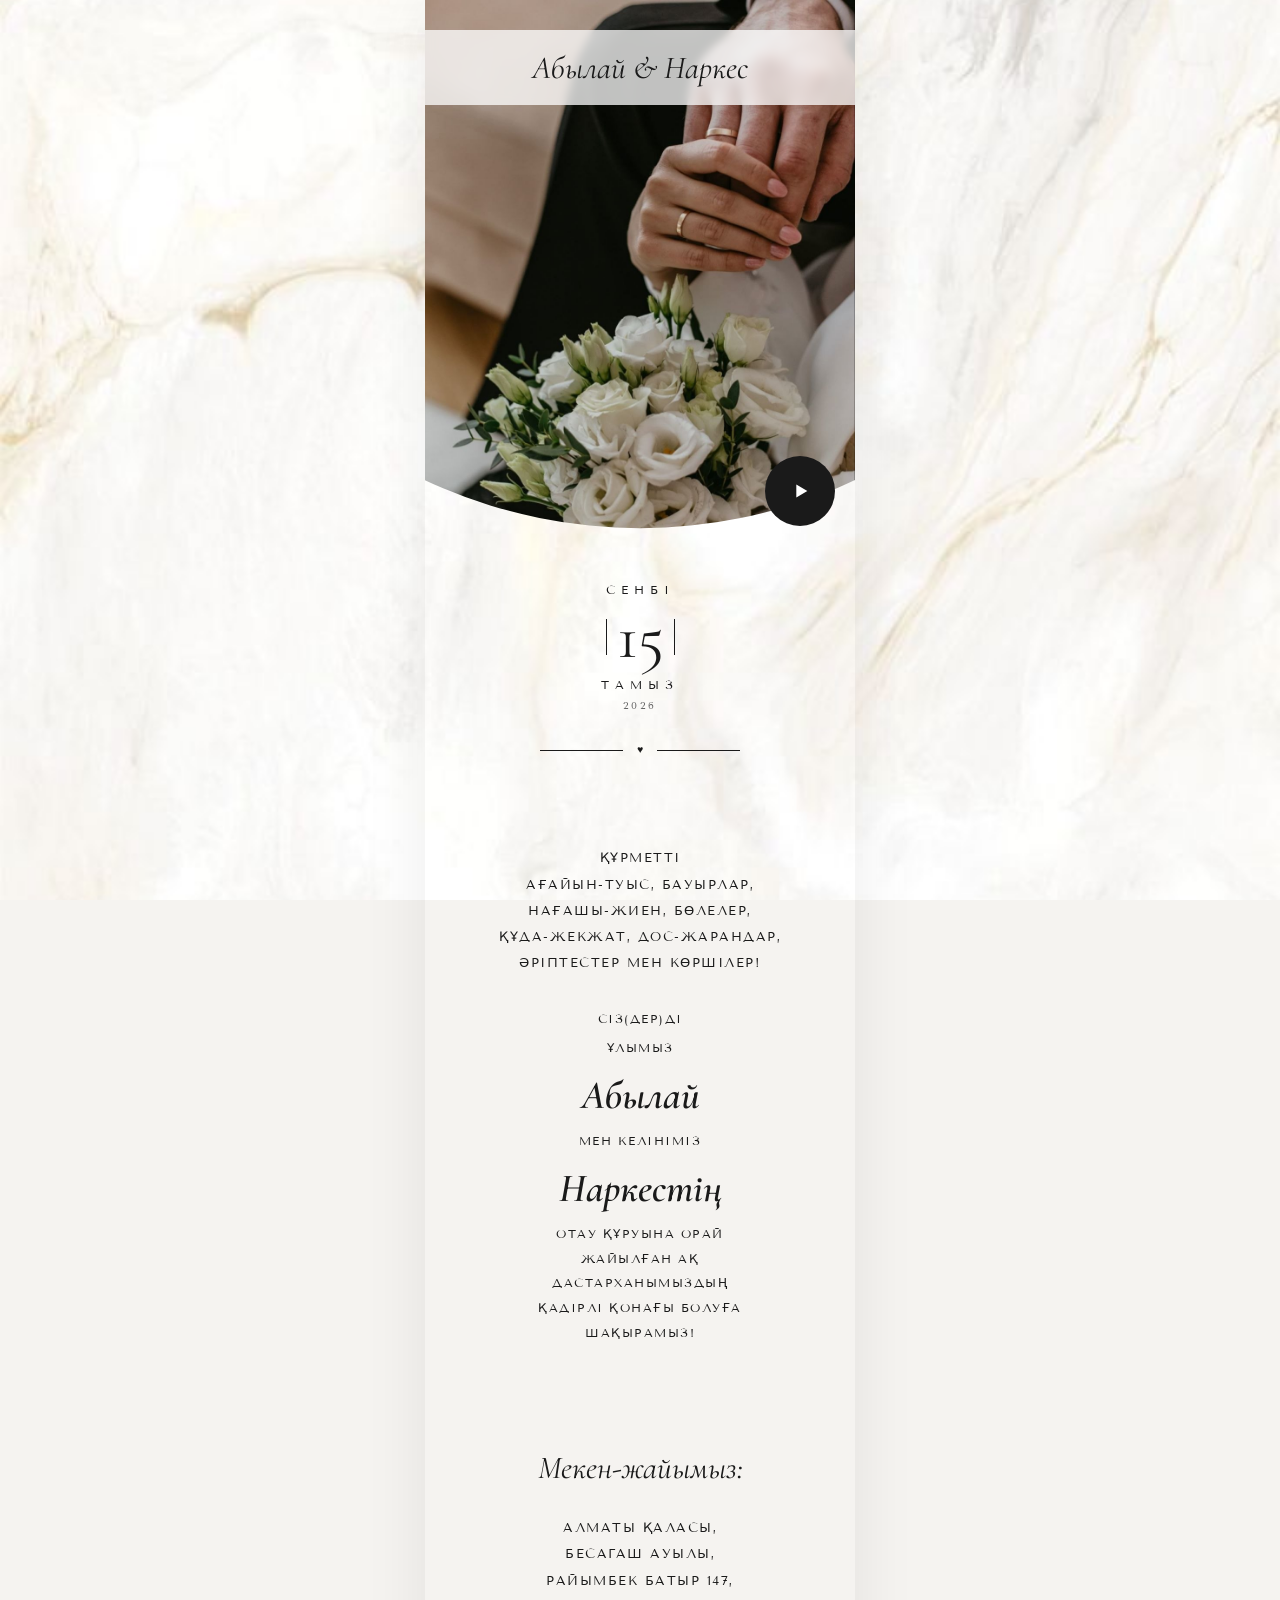
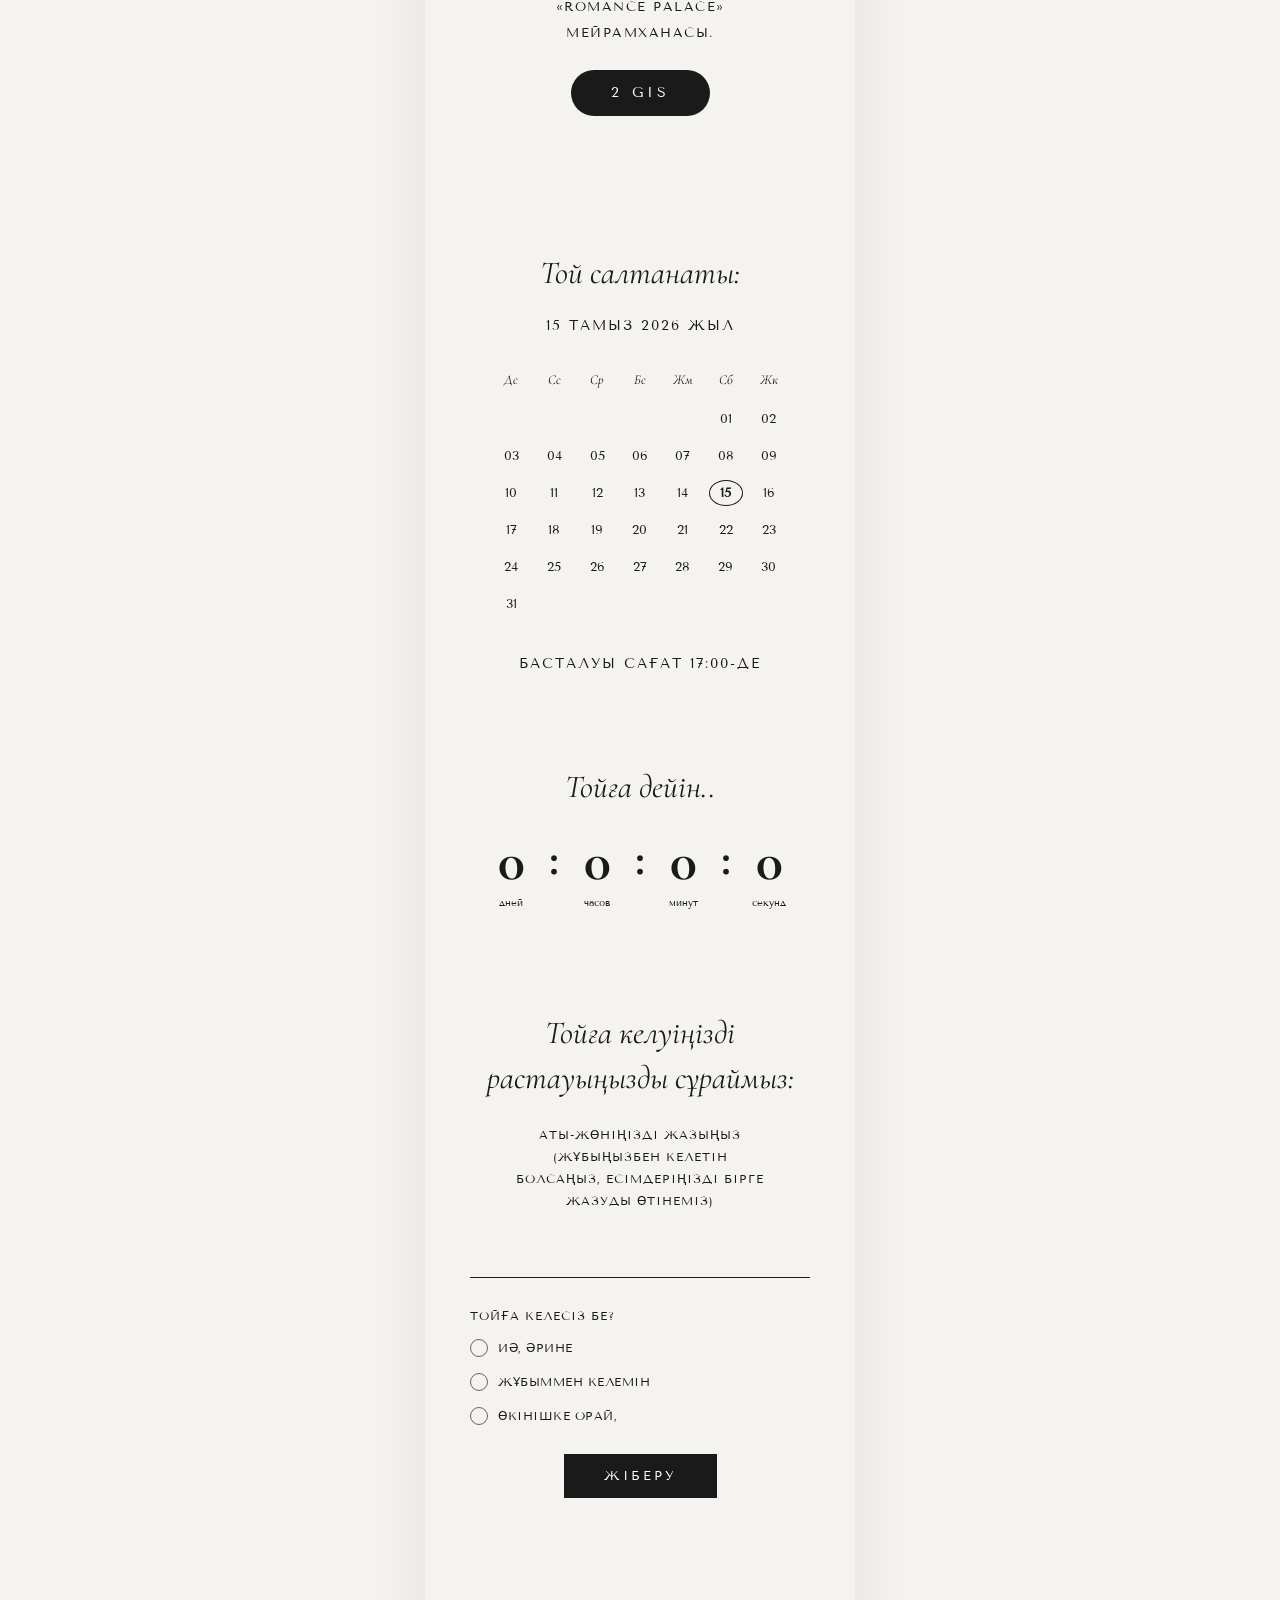
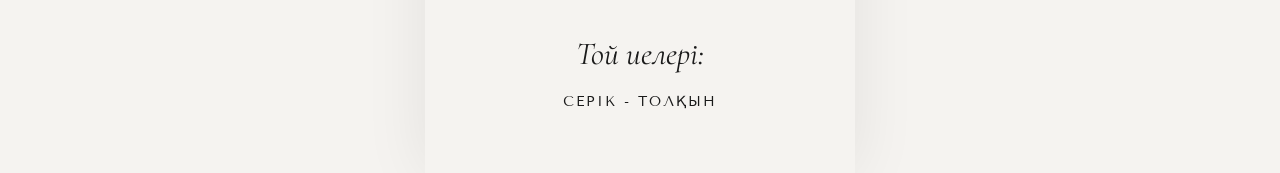
<file: index.html>
<!DOCTYPE html>
<html lang="kk">

<head>
    <meta charset="UTF-8">
    <meta name="viewport" content="width=device-width, initial-scale=1.0, maximum-scale=1.0, user-scalable=no">
    <link rel="icon" href="photo.jpeg" type="image/jpeg">
    <title>Абылай & Наркес</title>
    <meta name="description" content="Абылай мен Наркестің ақ тойына шақыру. 15 тамыз 2026 жыл, Romance Palace, Алматы">

    <!-- Open Graph -->
    <meta property="og:title" content="Абылай & Наркес | Үйлену тойына шақыру" />
    <meta property="og:description"
        content="Сіздерді ақ дастархан жайылған ақ тойымызға құрметпен шақырамыз! 15.08.2026" />
    <meta property="og:image" content="https://kenzhe14.github.io/abylai-narkes/photo.jpeg" />
    <meta property="og:url" content="https://kenzhe14.github.io/abylai-narkes/" />
    <meta property="og:type" content="website" />
    <link rel="preconnect" href="https://fonts.googleapis.com">
    <link rel="preconnect" href="https://fonts.gstatic.com" crossorigin>
    <link
        href="https://fonts.googleapis.com/css2?family=Cormorant+Garamond:ital,wght@0,300;0,400;0,500;0,600;0,700;1,300;1,400;1,500;1,600;1,700&family=Tenor+Sans&display=swap"
        rel="stylesheet">
    <link rel="stylesheet" href="style.css">
</head>

<body>

    <!-- Background Music -->
    <audio id="bg-music" loop preload="auto">
        <source
            src="https://dl.dropbox.com/scl/fi/g6l5i8yd8bvcnv4vz8968/Dombyra_-_Saulem_-_saulem._-SkySound.cc.mp3?rlkey=c0wf5fy1hgqgr8r1h8n79zhtw&st=17bjdcvp&dl=0"
            type="audio/mpeg" />
    </audio>

    <!-- ============ HERO SECTION ============ -->
    <section id="hero" class="hero-section">
        <!-- Full-width photo -->
        <div class="hero-photo-container">
            <img src="hero_photo.jpg" alt="Абылай & Наркес" class="hero-photo">
            <!-- Names banner overlay on photo -->
            <div class="names-banner">
                <span class="names-script">Абылай & Наркес</span>
            </div>
            <!-- Circular music play button -->
            <button id="music-toggle" class="music-play-btn" aria-label="Музыканы қосу">
                <svg class="play-icon" id="music-icon-play" viewBox="0 0 24 24" fill="currentColor" width="24"
                    height="24">
                    <polygon points="8,5 20,12 8,19" />
                </svg>
                <svg class="play-icon hidden" id="music-icon-pause" viewBox="0 0 24 24" fill="currentColor" width="24"
                    height="24">
                    <rect x="6" y="4" width="4" height="16" />
                    <rect x="14" y="4" width="4" height="16" />
                </svg>
                <span class="circular-text">ӘУЕНІН ҚОСУ ҮШІН ҮСТІНЕН БАСЫҢЫЗ ·</span>
            </button>
        </div>

        <!-- Date section -->
        <div class="date-section">
            <span class="date-dayname">СЕНБІ</span>
            <div class="date-main">
                <span class="date-divider-v"></span>
                <span class="date-big-number">15</span>
                <span class="date-divider-v"></span>
            </div>
            <span class="date-monthname">ТАМЫЗ</span>
            <span class="date-year">2026</span>
        </div>

        <!-- Heart divider -->
        <div class="heart-divider">
            <span class="h-line"></span>
            <span class="h-heart">♥</span>
            <span class="h-line"></span>
        </div>
    </section>

    <!-- ============ GREETING / INVITE SECTION ============ -->
    <section id="greeting" class="section greeting-section">
        <p class="greeting-address animate-on-scroll">
            ҚҰРМЕТТІ<br>
            АҒАЙЫН-ТУЫС, БАУЫРЛАР,<br>
            НАҒАШЫ-ЖИЕН, БӨЛЕЛЕР,<br>
            ҚҰДА-ЖЕКЖАТ, ДОС-ЖАРАНДАР,<br>
            ӘРІПТЕСТЕР МЕН КӨРШІЛЕР!
        </p>

        <div class="greeting-invite animate-on-scroll">
            <p class="invite-line-upper">СІЗ(ДЕР)ДІ</p>
            <p class="invite-line-upper">ҰЛЫМЫЗ</p>
            <p class="invite-name-script">Абылай</p>
            <p class="invite-line-upper">МЕН КЕЛІНІМІЗ</p>
            <p class="invite-name-script">Наркестің</p>
            <p class="invite-line-upper">
                ОТАУ ҚҰРУЫНА ОРАЙ<br>
                ЖАЙЫЛҒАН АҚ<br>
                ДАСТАРХАНЫМЫЗДЫҢ<br>
                ҚАДІРЛІ ҚОНАҒЫ БОЛУҒА<br>
                ШАҚЫРАМЫЗ!
            </p>
        </div>
    </section>

    <!-- ============ VENUE SECTION ============ -->
    <section id="venue" class="section venue-section">
        <h2 class="script-title animate-on-scroll">Мекен-жайымыз:</h2>
        <p class="venue-address animate-on-scroll">
            АЛМАТЫ ҚАЛАСЫ,<br>
            БЕСАГАШ АУЫЛЫ,<br>
            РАЙЫМБЕК БАТЫР 147,<br>
            «ROMANCE PALACE»<br>
            МЕЙРАМХАНАСЫ.
        </p>
        <a href="https://2gis.kz/almaty/search/Romance%20Palace/firm/9429940000839272/77.027645%2C43.294526?m=77.027645%2C43.294526%2F11.62"
            target="_blank" rel="noopener" class="gis-btn animate-on-scroll" id="map-link">
            2 GIS
        </a>

        <!-- Heart divider -->
        <div class="heart-divider animate-on-scroll">
            <span class="h-line"></span>
            <span class="h-heart">♥</span>
            <span class="h-line"></span>
        </div>
    </section>

    <!-- ============ CALENDAR SECTION ============ -->
    <section id="calendar" class="section calendar-section">
        <h2 class="script-title animate-on-scroll">Той салтанаты:</h2>
        <p class="calendar-date-text animate-on-scroll">15 ТАМЫЗ 2026 ЖЫЛ</p>
        <div class="calendar-grid animate-on-scroll">
            <div class="calendar-header">
                <span>Дс</span><span>Сс</span><span>Ср</span><span>Бс</span><span>Жм</span><span>Сб</span><span>Жк</span>
            </div>
            <div class="calendar-days">
                <span class="empty"></span><span class="empty"></span><span class="empty"></span><span
                    class="empty"></span><span class="empty"></span>
                <span>01</span><span>02</span>
                <span>03</span><span>04</span><span>05</span><span>06</span><span>07</span><span>08</span><span>09</span>
                <span>10</span><span>11</span><span>12</span><span>13</span><span>14</span><span
                    class="highlight">15</span><span>16</span>
                <span>17</span><span>18</span><span>19</span><span>20</span><span>21</span><span>22</span><span>23</span>
                <span>24</span><span>25</span><span>26</span><span>27</span><span>28</span><span>29</span><span>30</span>
                <span>31</span>
            </div>
        </div>
        <p class="start-time animate-on-scroll">БАСТАЛУЫ САҒАТ 17:00-ДЕ</p>
    </section>

    <!-- ============ COUNTDOWN SECTION ============ -->
    <section id="countdown" class="section countdown-section">
        <h2 class="script-title animate-on-scroll">Тойға дейін..</h2>
        <div class="countdown-timer animate-on-scroll" id="countdown-timer">
            <div class="countdown-item">
                <span class="countdown-number" id="days">0</span>
                <span class="countdown-label">дней</span>
            </div>
            <div class="countdown-sep">:</div>
            <div class="countdown-item">
                <span class="countdown-number" id="hours">0</span>
                <span class="countdown-label">часов</span>
            </div>
            <div class="countdown-sep">:</div>
            <div class="countdown-item">
                <span class="countdown-number" id="minutes">0</span>
                <span class="countdown-label">минут</span>
            </div>
            <div class="countdown-sep">:</div>
            <div class="countdown-item">
                <span class="countdown-number" id="seconds">0</span>
                <span class="countdown-label">секунд</span>
            </div>
        </div>
    </section>

    <!-- ============ RSVP SECTION ============ -->
    <section id="rsvp" class="section rsvp-section">
        <h2 class="script-title animate-on-scroll">Тойға келуіңізді<br>растауыңызды сұраймыз:</h2>
        <p class="rsvp-instruction animate-on-scroll">
            АТЫ-ЖӨНІҢІЗДІ ЖАЗЫҢЫЗ<br>
            (ЖҰБЫҢЫЗБЕН КЕЛЕТІН<br>
            БОЛСАҢЫЗ, ЕСІМДЕРІҢІЗДІ БІРГЕ<br>
            ЖАЗУДЫ ӨТІНЕМІЗ)
        </p>
        <form id="rsvp-form" class="rsvp-form animate-on-scroll">
            <div class="form-group">
                <input type="text" id="guest-name" name="name" required>
                <div class="input-line"></div>
            </div>
            <div class="form-group">
                <p class="form-question">ТОЙҒА КЕЛЕСІЗ БЕ?</p>
                <div class="radio-group">
                    <label class="radio-label">
                        <input type="radio" name="attendance" value="Иә, әрине" required>
                        <span class="radio-circle"></span>
                        <span class="radio-text">ИӘ, ӘРИНЕ</span>
                    </label>
                    <label class="radio-label">
                        <input type="radio" name="attendance" value="Жұбайыммен келемін">
                        <span class="radio-circle"></span>
                        <span class="radio-text">ЖҰБЫММЕН КЕЛЕМІН</span>
                    </label>
                    <label class="radio-label">
                        <input type="radio" name="attendance" value="Өкінішке орай">
                        <span class="radio-circle"></span>
                        <span class="radio-text">ӨКІНІШКЕ ОРАЙ,</span>
                    </label>
                </div>
            </div>
            <button type="submit" class="submit-btn" id="submit-btn">
                <span class="btn-text">ЖІБЕРУ</span>
                <span class="btn-loader hidden">
                    <svg viewBox="0 0 24 24" width="20" height="20">
                        <circle cx="12" cy="12" r="10" fill="none" stroke="currentColor" stroke-width="2"
                            stroke-dasharray="30 50" class="spinner" />
                    </svg>
                </span>
            </button>
        </form>
        <div id="rsvp-success" class="rsvp-success hidden">
            <div class="success-icon">✓</div>
            <p>Рахмет! Жауабыңыз қабылданды.</p>
        </div>

        <!-- Heart divider -->
        <div class="heart-divider animate-on-scroll">
            <span class="h-line"></span>
            <span class="h-heart">♥</span>
            <span class="h-line"></span>
        </div>
    </section>

    <!-- ============ HOSTS / FOOTER ============ -->
    <footer class="section footer-section">
        <h2 class="script-title animate-on-scroll">Той иелері:</h2>
        <p class="hosts-names animate-on-scroll">СЕРІК - ТОЛҚЫН</p>
    </footer>

    <script src="script.js"></script>
</body>

</html>
</file>
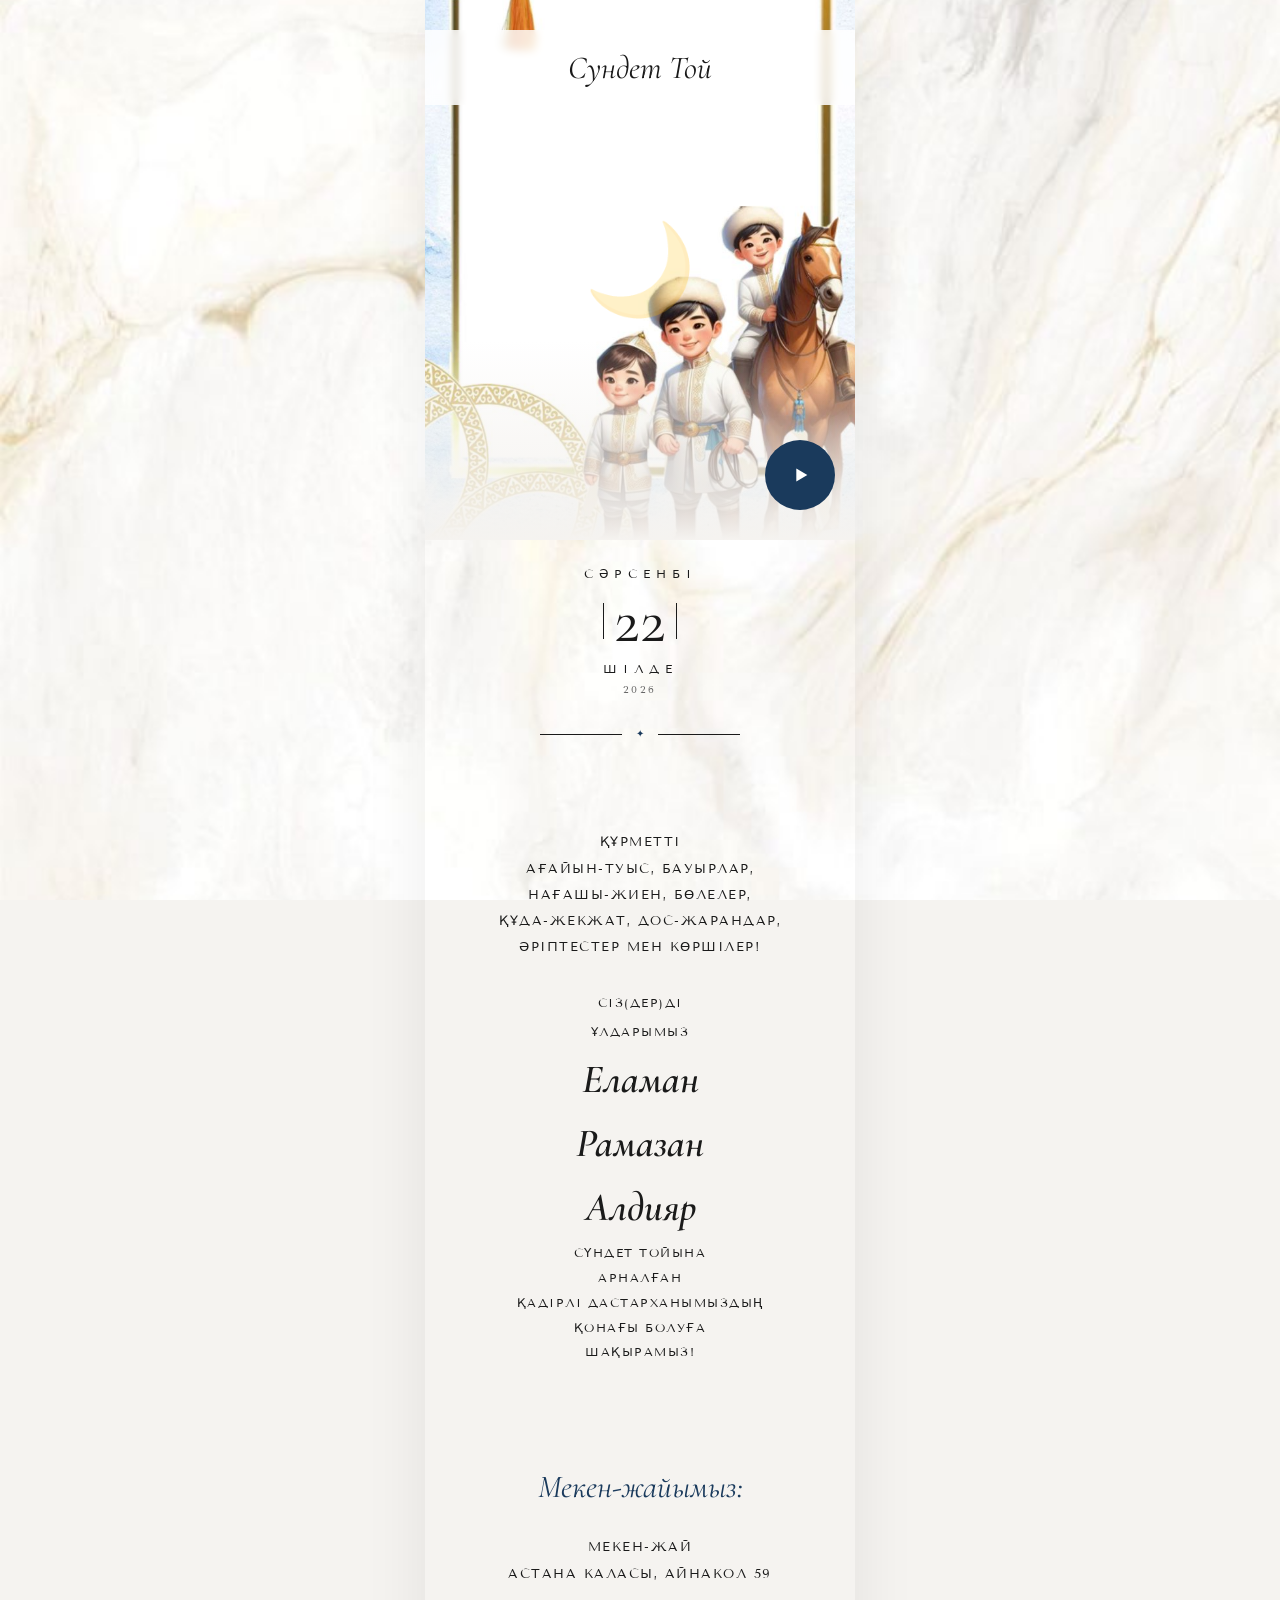
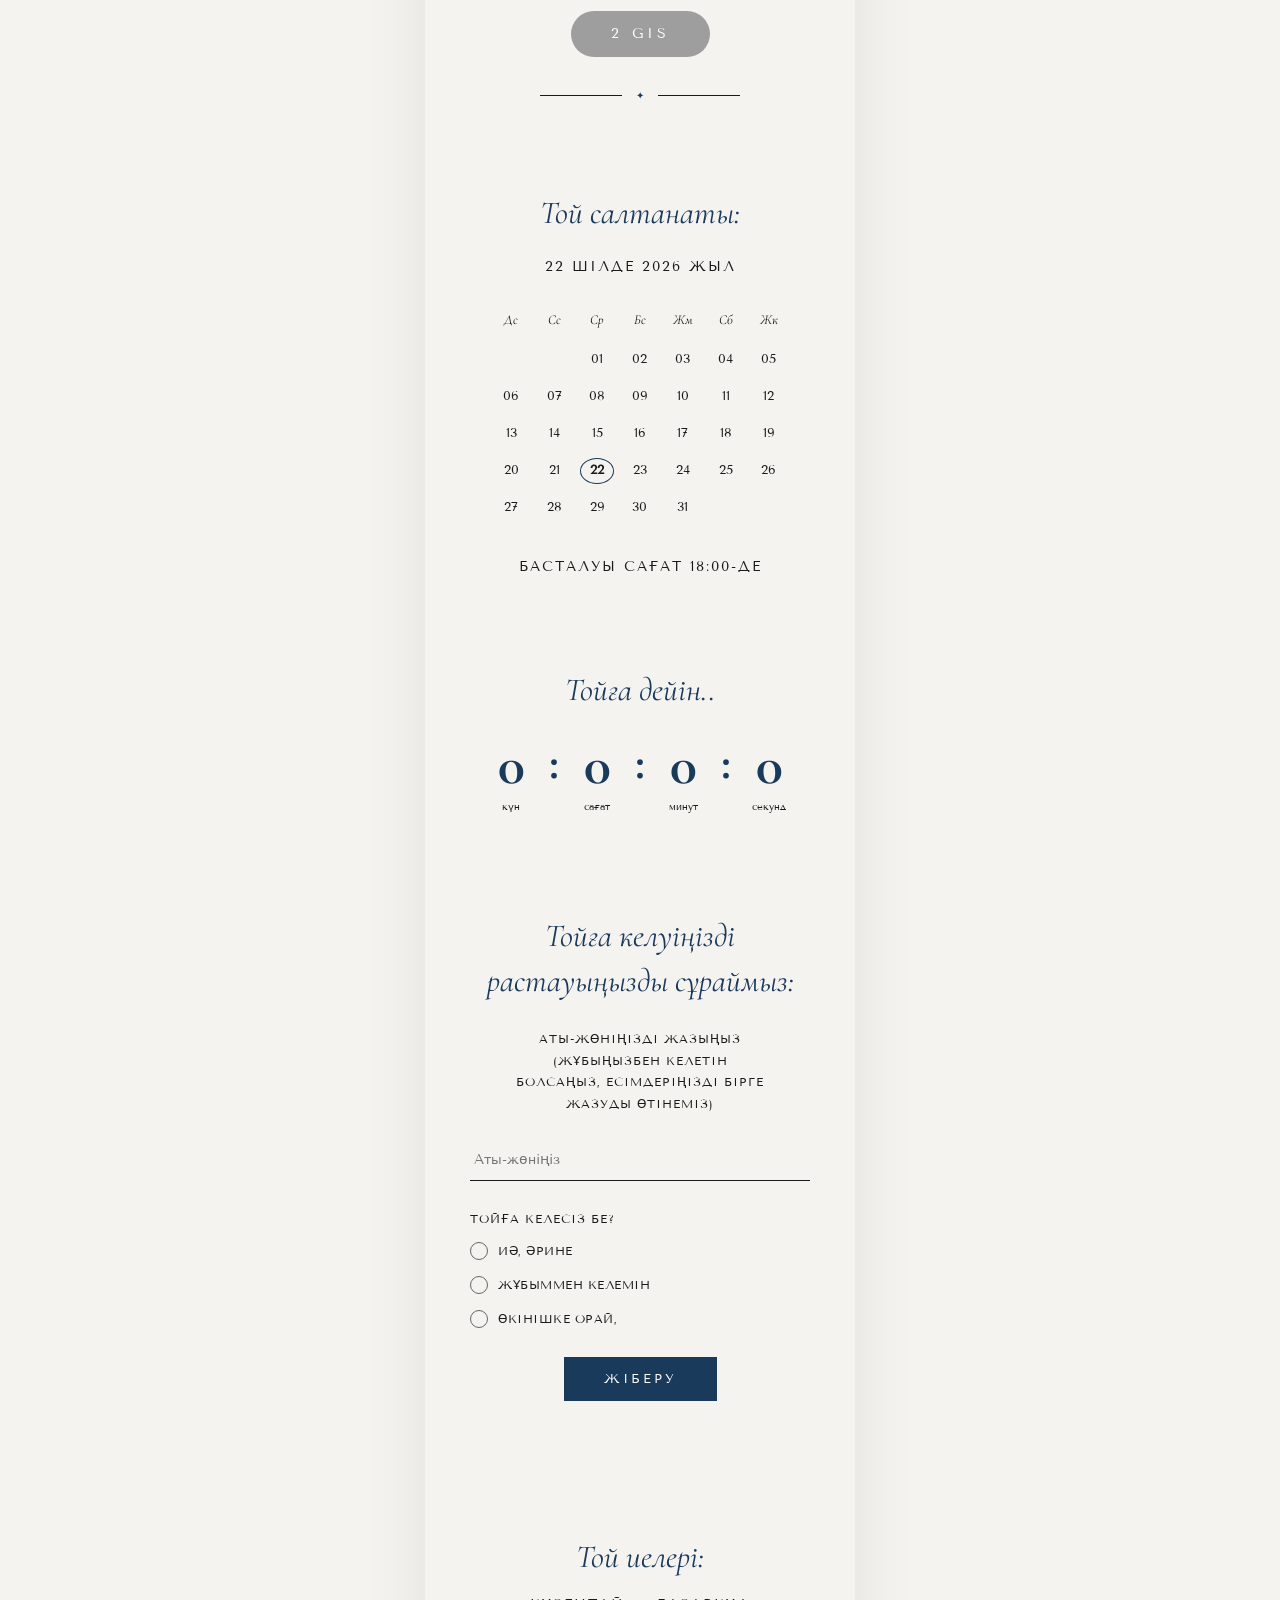
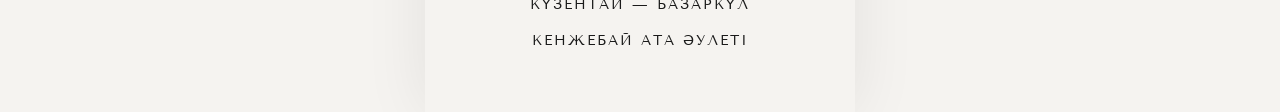
<file: sundetoi/index.html>
<!DOCTYPE html>
<html lang="kk">

<head>
    <meta charset="UTF-8">
    <meta name="viewport" content="width=device-width, initial-scale=1.0, maximum-scale=1.0, user-scalable=no">
    <title>Сундет Той — Еламан Рамазан Алдияр</title>
    <meta name="description"
        content="Еламан Рамазан Алдияр баласының сундет тойына шақыру. 22 шілде 2026 жыл, сағат 18:00">
    <link rel="shortcut icon" href="logo.png" type="image/png">


    <!-- Open Graph -->
    <meta property="og:title" content="Сундет Той — Еламан Рамазан Алдияр" />
    <meta property="og:description" content="Сіздерді ұлымыздың сүндет тойына құрметпен шақырамыз! 22.07.2026" />
    <meta property="og:type" content="website" />
    <link rel="preconnect" href="https://fonts.googleapis.com">
    <link rel="preconnect" href="https://fonts.gstatic.com" crossorigin>
    <link
        href="https://fonts.googleapis.com/css2?family=Cormorant+Garamond:ital,wght@0,300;0,400;0,500;0,600;0,700;1,300;1,400;1,500;1,600;1,700&family=Tenor+Sans&display=swap"
        rel="stylesheet">
    <link rel="stylesheet" href="style.css">

    <style>
        /* Сундет той — арнайы реңктер */
        :root {
            --accent: #1a3a5c;
            --accent-light: #2e5f8a;
        }

        /* Ат баннері */
        .names-banner {
            background: rgba(255, 255, 255, 0.82);
        }

        /* Крест/жұлдыз бөлгіш — ♦ формасы */
        .h-heart {
            color: var(--accent);
        }

        .gis-btn {
            background: #9e9e9e;
            cursor: default;
            pointer-events: none;
            opacity: 0.65;
        }

        /* Сундет той — hero photo placeholder */
        .hero-photo-container {
            background-image: url('bg_hero.png');
            background-size: cover;
            background-position: center top;
            min-height: 540px;
            display: flex;
            align-items: center;
            justify-content: center;
            position: relative;
        }

        /* Жылмалы өту — фотодан күнге дейін */
        .hero-photo-container::after {
            content: '';
            position: absolute;
            bottom: 0;
            left: 0;
            right: 0;
            height: 200px;
            background: linear-gradient(to bottom,
                    transparent 0%,
                    rgba(245, 243, 240, 0.6) 50%,
                    rgba(245, 243, 240, 1) 100%);
            pointer-events: none;
        }

        .sunbet-emblem {
            font-size: 90px;
            opacity: 0.25;
            user-select: none;
        }

        /* Script title — кок реңк */
        .script-title {
            color: var(--accent);
        }

        /* Highlight күн */
        .calendar-days span.highlight::before {
            border-color: var(--accent);
        }

        /* Countdown number — кок реңк */
        .countdown-number,
        .countdown-sep {
            color: var(--accent);
        }

        /* Submit btn */
        .submit-btn {
            background: var(--accent);
        }

        /* Music btn */
        .music-play-btn {
            background: var(--accent);
        }
    </style>
</head>

<body>

    <!-- Background Music — ссылкаңызды src="..." ішіне қойыңыз -->
    <audio id="bg-music" loop preload="auto">
        <source
            src="https://dl.dropbox.com/scl/fi/q0vfe15zl14u3l7tqtkqy/.mp3?rlkey=fd3z459hs90fs7zdh6de87s1a&st=mm6wmt70&dl=0"
            type="audio/mp3" />
    </audio>

    <!-- ============ HERO SECTION ============ -->
    <section id="hero" class="hero-section">
        <!-- Photo / emblem container -->
        <div class="hero-photo-container">
            <!-- Орнамент / emoji placeholder (фотосуреті болмаса) -->
            <div class="sunbet-emblem">🌙</div>
            <!-- Names banner overlay -->
            <div class="names-banner">
                <span class="names-script">Сундет Той</span>
            </div>
            <!-- Music button -->
            <button id="music-toggle" class="music-play-btn" aria-label="Музыканы қосу">
                <svg class="play-icon" id="music-icon-play" viewBox="0 0 24 24" fill="currentColor" width="24"
                    height="24">
                    <polygon points="8,5 20,12 8,19" />
                </svg>
                <svg class="play-icon hidden" id="music-icon-pause" viewBox="0 0 24 24" fill="currentColor" width="24"
                    height="24">
                    <rect x="6" y="4" width="4" height="16" />
                    <rect x="14" y="4" width="4" height="16" />
                </svg>
                <span class="circular-text">ӘУЕНІН ҚОСУ ҮШІН ҮСТІНЕН БАСЫҢЫЗ ·</span>
            </button>
        </div>

        <!-- Date section -->
        <div class="date-section">
            <span class="date-dayname">СӘРСЕНБІ</span>
            <div class="date-main">
                <span class="date-divider-v"></span>
                <span class="date-big-number">22</span>
                <span class="date-divider-v"></span>
            </div>
            <span class="date-monthname">ШІЛДЕ</span>
            <span class="date-year">2026</span>
        </div>

        <!-- Star divider -->
        <div class="heart-divider">
            <span class="h-line"></span>
            <span class="h-heart">✦</span>
            <span class="h-line"></span>
        </div>
    </section>

    <!-- ============ GREETING / INVITE SECTION ============ -->
    <section id="greeting" class="section greeting-section">
        <p class="greeting-address animate-on-scroll">
            ҚҰРМЕТТІ<br>
            АҒАЙЫН-ТУЫС, БАУЫРЛАР,<br>
            НАҒАШЫ-ЖИЕН, БӨЛЕЛЕР,<br>
            ҚҰДА-ЖЕКЖАТ, ДОС-ЖАРАНДАР,<br>
            ӘРІПТЕСТЕР МЕН КӨРШІЛЕР!
        </p>

        <div class="greeting-invite animate-on-scroll">
            <p class="invite-line-upper">СІЗ(ДЕР)ДІ</p>
            <p class="invite-line-upper">ҰЛДАРЫМЫЗ</p>
            <p class="invite-name-script">Еламан</p>
            <p class="invite-name-script">Рамазан</p>
            <p class="invite-name-script">Алдияр</p>
            <p class="invite-line-upper">
                СҮНДЕТ ТОЙЫНА<br>
                АРНАЛҒАН<br>
                ҚАДІРЛІ ДАСТАРХАНЫМЫЗДЫҢ<br>
                ҚОНАҒЫ БОЛУҒА<br>
                ШАҚЫРАМЫЗ!
            </p>
        </div>
    </section>

    <!-- ============ VENUE SECTION ============ -->
    <section id="venue" class="section venue-section">
        <h2 class="script-title animate-on-scroll">Мекен-жайымыз:</h2>
        <p class="venue-address animate-on-scroll">
            МЕКЕН-ЖАЙ<br>
            АСТАНА КАЛАСЫ,
            АЙНАКОЛ 59
        </p>
        <a href="https://2gis.kz/astana/search/%D0%90%D0%B9%D0%BD%D0%B0%D0%BA%D0%BE%D0%BB%2059/firm/70000001041208295/71.50885%2C51.135586?m=71.443112%2C51.129835%2F10.69" onclick="return false;" class="gis-btn animate-on-scroll" id="map-link">
            2 GIS
        </a>

        <!-- Star divider -->
        <div class="heart-divider animate-on-scroll">
            <span class="h-line"></span>
            <span class="h-heart">✦</span>
            <span class="h-line"></span>
        </div>
    </section>

    <!-- ============ CALENDAR SECTION ============ -->
    <section id="calendar" class="section calendar-section">
        <h2 class="script-title animate-on-scroll">Той салтанаты:</h2>
        <p class="calendar-date-text animate-on-scroll">22 ШІЛДЕ 2026 ЖЫЛ</p>
        <div class="calendar-grid animate-on-scroll">
            <div class="calendar-header">
                <span>Дс</span><span>Сс</span><span>Ср</span><span>Бс</span><span>Жм</span><span>Сб</span><span>Жк</span>
            </div>
            <!--
                Шілде 2026: 1-і сәрсенбіден басталады (3-баған, яғни Ср)
                Дс Сс Ср Бс Жм Сб Жк
                         1  2  3  4  5
                 6  7  8  9 10 11 12
                13 14 15 16 17 18 19
                20 21 22 23 24 25 26
                27 28 29 30 31
            -->
            <div class="calendar-days">
                <span class="empty"></span><span class="empty"></span>
                <span>01</span><span>02</span><span>03</span><span>04</span><span>05</span>
                <span>06</span><span>07</span><span>08</span><span>09</span><span>10</span><span>11</span><span>12</span>
                <span>13</span><span>14</span><span>15</span><span>16</span><span>17</span><span>18</span><span>19</span>
                <span>20</span><span>21</span><span
                    class="highlight">22</span><span>23</span><span>24</span><span>25</span><span>26</span>
                <span>27</span><span>28</span><span>29</span><span>30</span><span>31</span>
            </div>
        </div>
        <p class="start-time animate-on-scroll">БАСТАЛУЫ САҒАТ 18:00-ДЕ</p>
    </section>

    <!-- ============ COUNTDOWN SECTION ============ -->
    <section id="countdown" class="section countdown-section">
        <h2 class="script-title animate-on-scroll">Тойға дейін..</h2>
        <div class="countdown-timer animate-on-scroll" id="countdown-timer">
            <div class="countdown-item">
                <span class="countdown-number" id="days">0</span>
                <span class="countdown-label">күн</span>
            </div>
            <div class="countdown-sep">:</div>
            <div class="countdown-item">
                <span class="countdown-number" id="hours">0</span>
                <span class="countdown-label">сағат</span>
            </div>
            <div class="countdown-sep">:</div>
            <div class="countdown-item">
                <span class="countdown-number" id="minutes">0</span>
                <span class="countdown-label">минут</span>
            </div>
            <div class="countdown-sep">:</div>
            <div class="countdown-item">
                <span class="countdown-number" id="seconds">0</span>
                <span class="countdown-label">секунд</span>
            </div>
        </div>
    </section>

    <!-- ============ RSVP SECTION ============ -->
    <section id="rsvp" class="section rsvp-section">
        <h2 class="script-title animate-on-scroll">Тойға келуіңізді<br>растауыңызды сұраймыз:</h2>
        <p class="rsvp-instruction animate-on-scroll">
            АТЫ-ЖӨНІҢІЗДІ ЖАЗЫҢЫЗ<br>
            (ЖҰБЫҢЫЗБЕН КЕЛЕТІН<br>
            БОЛСАҢЫЗ, ЕСІМДЕРІҢІЗДІ БІРГЕ<br>
            ЖАЗУДЫ ӨТІНЕМІЗ)
        </p>
        <form id="rsvp-form" class="rsvp-form animate-on-scroll">
            <div class="form-group">
                <input type="text" id="guest-name" name="name" placeholder="Аты-жөніңіз" required>
                <div class="input-line"></div>
            </div>
            <div class="form-group">
                <p class="form-question">ТОЙҒА КЕЛЕСІЗ БЕ?</p>
                <div class="radio-group">
                    <label class="radio-label">
                        <input type="radio" name="attendance" value="Иә, әрине" required>
                        <span class="radio-circle"></span>
                        <span class="radio-text">ИӘ, ӘРИНЕ</span>
                    </label>
                    <label class="radio-label">
                        <input type="radio" name="attendance" value="Жұбайыммен келемін">
                        <span class="radio-circle"></span>
                        <span class="radio-text">ЖҰБЫММЕН КЕЛЕМІН</span>
                    </label>
                    <label class="radio-label">
                        <input type="radio" name="attendance" value="Өкінішке орай">
                        <span class="radio-circle"></span>
                        <span class="radio-text">ӨКІНІШКЕ ОРАЙ,</span>
                    </label>
                </div>
            </div>
            <button type="submit" class="submit-btn" id="submit-btn">
                <span class="btn-text">ЖІБЕРУ</span>
                <span class="btn-loader hidden">
                    <svg viewBox="0 0 24 24" width="20" height="20">
                        <circle cx="12" cy="12" r="10" fill="none" stroke="currentColor" stroke-width="2"
                            stroke-dasharray="30 50" class="spinner" />
                    </svg>
                </span>
            </button>
        </form>
        <div id="rsvp-success" class="rsvp-success hidden">
            <div class="success-icon">✓</div>
            <p>Рахмет! Жауабыңыз қабылданды.</p>
        </div>

        <!-- Star divider -->
        <div class="heart-divider animate-on-scroll">
            <span class="h-line"></span>
            <span class="h-heart">✦</span>
            <span class="h-line"></span>
        </div>
    </section>

    <!-- ============ HOSTS / FOOTER ============ -->
    <footer class="section footer-section">
        <h2 class="script-title animate-on-scroll">Той иелері:</h2>
        <p class="hosts-names animate-on-scroll">КҮЗЕНТАЙ — БАЗАРКҮЛ</p>
        <p class="hosts-names animate-on-scroll">КЕНЖЕБАЙ АТА ӘУЛЕТІ</p>
    </footer>

    <script src="script.js"></script>
</body>

</html>
</file>
<file: style.css>
/* ============================================
   WEDDING INVITATION — Абылай & Наркес
   Exact Replica of Tilda Reference Design
   ============================================ */

:root {
    --black: #1a1a1a;
    --gray-dark: #333;
    --gray: #666;
    --gray-light: #999;
    --white: #ffffff;
    --bg: #f5f3f0;
}

/* === RESET === */
*, *::before, *::after {
    margin: 0; padding: 0; box-sizing: border-box;
}

html { scroll-behavior: smooth; }

body {
    font-family: 'Tenor Sans', sans-serif;
    color: var(--black);
    background: var(--bg);
    background-image: url('bg.jpeg');
    background-size: cover;
    background-attachment: fixed;
    background-position: center;
    line-height: 1.6;
    overflow-x: hidden;
    -webkit-font-smoothing: antialiased;
}

.hidden { display: none !important; }

/* === SECTION BASE === */
.section {
    display: flex;
    flex-direction: column;
    align-items: center;
    text-align: center;
    padding: 50px 28px;
}

/* === SCROLL ANIMATIONS === */
.animate-on-scroll {
    opacity: 0;
    transform: translateY(20px);
    transition: opacity 0.7s ease, transform 0.7s ease;
}
.animate-on-scroll.visible {
    opacity: 1;
    transform: translateY(0);
}

/* =========================================
   HERO SECTION
   ========================================= */
.hero-section {
    display: flex;
    flex-direction: column;
    align-items: center;
    padding: 0 0 30px;
}

/* --- Full-width photo --- */
.hero-photo-container {
    width: 100%;
    position: relative;
    overflow: hidden;
}

.hero-photo {
    width: 100%;
    height: auto;
    display: block;
    /* Bottom part: white wave cutout */
    clip-path: ellipse(120% 95% at 50% 0%);
}

/* --- Names banner on top of photo --- */
.names-banner {
    position: absolute;
    top: 30px;
    left: 0;
    right: 0;
    background: rgba(255, 255, 255, 0.75);
    backdrop-filter: blur(4px);
    padding: 12px 20px;
    text-align: center;
}

.names-script {
    font-family: 'Cormorant Garamond', serif;
    font-weight: 400;
    font-style: italic;
    font-size: 2rem;
    color: var(--black);
}

/* --- Circular music play button --- */
.music-play-btn {
    position: absolute;
    bottom: 30px;
    right: 20px;
    width: 70px;
    height: 70px;
    border-radius: 50%;
    background: var(--black);
    color: var(--white);
    border: none;
    cursor: pointer;
    display: flex;
    align-items: center;
    justify-content: center;
    z-index: 10;
    overflow: hidden;
}

.play-icon {
    width: 22px;
    height: 22px;
    z-index: 2;
}

/* Circular text around play button */
.circular-text {
    position: absolute;
    width: 100%;
    height: 100%;
    font-family: 'Tenor Sans', sans-serif;
    font-size: 0.38rem;
    letter-spacing: 2.5px;
    color: var(--white);
    animation: rotateText 12s linear infinite;
}

@keyframes rotateText {
    from { transform: rotate(0deg); }
    to { transform: rotate(360deg); }
}

/* Render circular text with CSS conic path hack — we'll use JS for proper SVG text path */
/* For simplicity, hide and use simple rotate animation */
.circular-text {
    display: flex;
    align-items: center;
    justify-content: center;
    opacity: 0; /* Will render via SVG in future */
}

/* --- Date section --- */
.date-section {
    display: flex;
    flex-direction: column;
    align-items: center;
    gap: 2px;
    padding: 24px 0 20px;
}

.date-dayname {
    font-size: 0.75rem;
    letter-spacing: 6px;
    color: var(--black);
    font-weight: 400;
}

.date-main {
    display: flex;
    align-items: center;
    gap: 10px;
    margin: 4px 0;
}

.date-divider-v {
    display: block;
    width: 1px;
    height: 36px;
    background: var(--black);
}

.date-big-number {
    font-family: 'Cormorant Garamond', serif;
    font-size: 4rem;
    font-weight: 400;
    line-height: 1;
    color: var(--black);
}

.date-monthname {
    font-size: 0.75rem;
    letter-spacing: 6px;
    color: var(--black);
    font-weight: 400;
}

.date-year {
    font-size: 0.65rem;
    letter-spacing: 3px;
    color: var(--gray);
    margin-top: 2px;
}

/* --- Heart divider (used everywhere) --- */
.heart-divider {
    display: flex;
    align-items: center;
    gap: 14px;
    width: 200px;
    margin: 10px auto;
}

.h-line {
    flex: 1;
    height: 1px;
    background: var(--black);
}

.h-heart {
    font-size: 0.65rem;
    color: var(--black);
    line-height: 1;
}

/* =========================================
   GREETING SECTION
   ========================================= */
.greeting-section {
    padding: 50px 32px;
    gap: 30px;
}

.greeting-address {
    font-family: 'Tenor Sans', sans-serif;
    font-size: 0.82rem;
    font-weight: 400;
    color: var(--black);
    text-transform: uppercase;
    letter-spacing: 1.5px;
    line-height: 2;
}

.greeting-invite {
    display: flex;
    flex-direction: column;
    align-items: center;
    gap: 4px;
}

.invite-line-upper {
    font-family: 'Tenor Sans', sans-serif;
    font-size: 0.78rem;
    font-weight: 400;
    color: var(--black);
    text-transform: uppercase;
    letter-spacing: 1.5px;
    line-height: 2;
}

.invite-name-script {
    font-family: 'Cormorant Garamond', serif;
    font-weight: 600;
    font-style: italic;
    font-size: 2.5rem;
    color: var(--black);
    line-height: 1.3;
    margin: 4px 0;
}

/* =========================================
   VENUE SECTION
   ========================================= */
.venue-section {
    padding: 50px 32px;
    gap: 24px;
}

.script-title {
    font-family: 'Cormorant Garamond', serif;
    font-weight: 400;
    font-style: italic;
    font-size: 2rem;
    color: var(--black);
    line-height: 1.4;
}

.venue-address {
    font-family: 'Tenor Sans', sans-serif;
    font-size: 0.82rem;
    font-weight: 400;
    color: var(--black);
    text-transform: uppercase;
    letter-spacing: 1.5px;
    line-height: 2;
}

.gis-btn {
    display: inline-block;
    padding: 12px 40px;
    background: var(--black);
    color: var(--white);
    text-decoration: none;
    border-radius: 50px;
    font-family: 'Tenor Sans', sans-serif;
    font-size: 0.85rem;
    letter-spacing: 4px;
    font-weight: 400;
    transition: opacity 0.3s;
}

.gis-btn:active {
    opacity: 0.8;
}

/* =========================================
   CALENDAR SECTION
   ========================================= */
.calendar-section {
    padding: 30px 28px 50px;
    gap: 20px;
}

.calendar-date-text {
    font-family: 'Tenor Sans', sans-serif;
    font-size: 0.85rem;
    font-weight: 400;
    letter-spacing: 2px;
    color: var(--black);
    margin-bottom: 8px;
}

.calendar-grid {
    width: 300px;
}

.calendar-header {
    display: grid;
    grid-template-columns: repeat(7, 1fr);
    gap: 0;
    margin-bottom: 6px;
}

.calendar-header span {
    font-family: 'Cormorant Garamond', serif;
    font-style: italic;
    font-size: 0.85rem;
    color: var(--black);
    text-align: center;
    padding: 4px 0;
}

.calendar-days {
    display: grid;
    grid-template-columns: repeat(7, 1fr);
    gap: 0;
}

.calendar-days span {
    font-family: 'Tenor Sans', sans-serif;
    font-size: 0.82rem;
    color: var(--black);
    text-align: center;
    padding: 8px 2px;
    font-weight: 400;
}

.calendar-days span.empty {
    visibility: hidden;
}

/* Oval/circle outline around the date — exactly like reference */
.calendar-days span.highlight {
    position: relative;
    font-weight: 700;
}

.calendar-days span.highlight::before {
    content: '';
    position: absolute;
    width: 34px;
    height: 26px;
    border: 1.5px solid var(--black);
    border-radius: 50%;
    top: 50%;
    left: 50%;
    transform: translate(-50%, -50%);
}

.start-time {
    font-family: 'Tenor Sans', sans-serif;
    font-size: 0.85rem;
    font-weight: 400;
    letter-spacing: 2px;
    color: var(--black);
    margin-top: 10px;
}

/* =========================================
   COUNTDOWN SECTION
   ========================================= */
.countdown-section {
    padding: 40px 28px 50px;
    gap: 24px;
}

.countdown-timer {
    display: flex;
    align-items: flex-start;
    gap: 8px;
}

.countdown-item {
    display: flex;
    flex-direction: column;
    align-items: center;
    min-width: 60px;
}

.countdown-number {
    font-family: 'Cormorant Garamond', serif;
    font-size: 3.5rem;
    font-weight: 700;
    color: var(--black);
    line-height: 1;
    transition: transform 0.2s ease, opacity 0.2s ease;
}

.countdown-label {
    font-family: 'Tenor Sans', sans-serif;
    font-size: 0.6rem;
    color: var(--black);
    margin-top: 6px;
    letter-spacing: 0;
}

.countdown-sep {
    font-family: 'Cormorant Garamond', serif;
    font-size: 3rem;
    font-weight: 700;
    color: var(--black);
    line-height: 1;
    margin-top: 2px;
}

/* =========================================
   RSVP SECTION
   ========================================= */
.rsvp-section {
    padding: 50px 32px;
    gap: 24px;
}

.rsvp-instruction {
    font-family: 'Tenor Sans', sans-serif;
    font-size: 0.72rem;
    font-weight: 400;
    color: var(--black);
    text-transform: uppercase;
    letter-spacing: 1px;
    line-height: 1.9;
    max-width: 300px;
}

.rsvp-form {
    display: flex;
    flex-direction: column;
    gap: 28px;
    width: 100%;
    max-width: 340px;
}

.form-group {
    display: flex;
    flex-direction: column;
    gap: 0;
}

/* Input with only bottom border — like reference */
.rsvp-form input[type="text"] {
    width: 100%;
    padding: 12px 4px;
    border: none;
    border-bottom: 1px solid var(--black);
    background: transparent;
    font-family: 'Tenor Sans', sans-serif;
    font-size: 0.9rem;
    color: var(--black);
    outline: none;
    border-radius: 0;
}

.input-line {
    display: none;
}

.form-question {
    font-family: 'Tenor Sans', sans-serif;
    font-size: 0.78rem;
    font-weight: 400;
    color: var(--black);
    text-transform: uppercase;
    letter-spacing: 1px;
    text-align: left;
    margin-bottom: 12px;
}

/* --- Radio buttons --- */
.radio-group {
    display: flex;
    flex-direction: column;
    gap: 14px;
}

.radio-label {
    display: flex;
    align-items: center;
    gap: 10px;
    cursor: pointer;
    font-family: 'Tenor Sans', sans-serif;
    font-size: 0.78rem;
    color: var(--black);
    text-transform: uppercase;
    letter-spacing: 0.5px;
}

.radio-label input[type="radio"] {
    display: none;
}

.radio-circle {
    width: 18px;
    height: 18px;
    border-radius: 50%;
    border: 1.5px solid var(--gray);
    flex-shrink: 0;
    position: relative;
    transition: border-color 0.3s;
}

.radio-label input[type="radio"]:checked + .radio-circle {
    border-color: var(--black);
}

.radio-label input[type="radio"]:checked + .radio-circle::after {
    content: '';
    position: absolute;
    width: 10px;
    height: 10px;
    border-radius: 50%;
    background: var(--black);
    top: 50%;
    left: 50%;
    transform: translate(-50%, -50%);
}

/* --- Submit button (black pill) --- */
.submit-btn {
    padding: 14px 40px;
    border: none;
    background: var(--black);
    color: var(--white);
    font-family: 'Tenor Sans', sans-serif;
    font-size: 0.8rem;
    letter-spacing: 3px;
    text-transform: uppercase;
    cursor: pointer;
    align-self: center;
    transition: opacity 0.3s;
}

.submit-btn:active {
    opacity: 0.8;
}

.submit-btn:disabled {
    opacity: 0.5;
}

@keyframes spin {
    from { transform: rotate(0deg); }
    to { transform: rotate(360deg); }
}

.spinner {
    animation: spin 0.8s linear infinite;
}

/* Success */
.rsvp-success {
    text-align: center;
    padding: 30px;
}

.success-icon {
    width: 50px;
    height: 50px;
    margin: 0 auto 16px;
    border-radius: 50%;
    background: var(--black);
    color: var(--white);
    display: flex;
    align-items: center;
    justify-content: center;
    font-size: 1.4rem;
}

.rsvp-success p {
    font-family: 'Tenor Sans', sans-serif;
    font-size: 0.85rem;
    color: var(--black);
}

/* =========================================
   FOOTER / HOSTS
   ========================================= */
.footer-section {
    padding: 30px 32px 60px;
    gap: 14px;
}

.hosts-names {
    font-family: 'Tenor Sans', sans-serif;
    font-size: 0.85rem;
    font-weight: 400;
    letter-spacing: 2px;
    color: var(--black);
    text-transform: uppercase;
}

/* =========================================
   RESPONSIVE
   ========================================= */
@media (min-width: 500px) {
    body {
        max-width: 430px;
        margin: 0 auto;
        box-shadow: 0 0 60px rgba(0,0,0,0.08);
    }
}

@media (max-width: 360px) {
    .names-script { font-size: 1.6rem; }
    .date-big-number { font-size: 3rem; }
    .invite-name-script { font-size: 2rem; }
    .countdown-number { font-size: 2.8rem; }
    .countdown-sep { font-size: 2.4rem; }
}
</file>
<file: sundetoi/style.css>
/* ============================================
   WEDDING INVITATION — Абылай & Наркес
   Exact Replica of Tilda Reference Design
   ============================================ */

:root {
    --black: #1a1a1a;
    --gray-dark: #333;
    --gray: #666;
    --gray-light: #999;
    --white: #ffffff;
    --bg: #f5f3f0;
}

/* === RESET === */
*,
*::before,
*::after {
    margin: 0;
    padding: 0;
    box-sizing: border-box;
}

html {
    scroll-behavior: smooth;
}

body {
    font-family: 'Tenor Sans', sans-serif;
    color: var(--black);
    background: var(--bg);
    background-image: url('bg.jpeg');
    background-size: cover;
    background-attachment: fixed;
    background-position: center;
    line-height: 1.6;
    overflow-x: hidden;
    -webkit-font-smoothing: antialiased;
}

.hidden {
    display: none !important;
}

/* === SECTION BASE === */
.section {
    display: flex;
    flex-direction: column;
    align-items: center;
    text-align: center;
    padding: 50px 28px;
}

/* === SCROLL ANIMATIONS === */
.animate-on-scroll {
    opacity: 0;
    transform: translateY(20px);
    transition: opacity 0.7s ease, transform 0.7s ease;
}

.animate-on-scroll.visible {
    opacity: 1;
    transform: translateY(0);
}

/* =========================================
   HERO SECTION
   ========================================= */
.hero-section {
    display: flex;
    flex-direction: column;
    align-items: center;
    padding: 0 0 30px;
}

/* --- Full-width photo --- */
.hero-photo-container {
    width: 100%;
    position: relative;
    overflow: hidden;
}

.hero-photo {
    width: 100%;
    height: auto;
    display: block;
    /* Bottom part: white wave cutout */
    clip-path: ellipse(120% 95% at 50% 0%);
}

/* --- Names banner on top of photo --- */
.names-banner {
    position: absolute;
    top: 30px;
    left: 0;
    right: 0;
    background: rgba(255, 255, 255, 0.75);
    backdrop-filter: blur(4px);
    padding: 12px 20px;
    text-align: center;
}

.names-script {
    font-family: 'Cormorant Garamond', serif;
    font-weight: 400;
    font-style: italic;
    font-size: 2rem;
    color: var(--black);
}

/* --- Circular music play button --- */
.music-play-btn {
    position: absolute;
    bottom: 30px;
    right: 20px;
    width: 70px;
    height: 70px;
    border-radius: 50%;
    background: var(--black);
    color: var(--white);
    border: none;
    cursor: pointer;
    display: flex;
    align-items: center;
    justify-content: center;
    z-index: 10;
    overflow: hidden;
}

.play-icon {
    width: 22px;
    height: 22px;
    z-index: 2;
}

/* Circular text around play button */
.circular-text {
    position: absolute;
    width: 100%;
    height: 100%;
    font-family: 'Tenor Sans', sans-serif;
    font-size: 0.38rem;
    letter-spacing: 2.5px;
    color: var(--white);
    animation: rotateText 12s linear infinite;
}

@keyframes rotateText {
    from {
        transform: rotate(0deg);
    }

    to {
        transform: rotate(360deg);
    }
}

/* Render circular text with CSS conic path hack — we'll use JS for proper SVG text path */
/* For simplicity, hide and use simple rotate animation */
.circular-text {
    display: flex;
    align-items: center;
    justify-content: center;
    opacity: 0;
    /* Will render via SVG in future */
}

/* --- Date section --- */
.date-section {
    display: flex;
    flex-direction: column;
    align-items: center;
    gap: 2px;
    padding: 24px 0 20px;
}

.date-dayname {
    font-size: 0.75rem;
    letter-spacing: 6px;
    color: var(--black);
    font-weight: 400;
}

.date-main {
    display: flex;
    align-items: center;
    gap: 10px;
    margin: 4px 0;
}

.date-divider-v {
    display: block;
    width: 1px;
    height: 36px;
    background: var(--black);
}

.date-big-number {
    font-family: 'Cormorant Garamond', serif;
    font-size: 4rem;
    font-weight: 400;
    line-height: 1;
    color: var(--black);
}

.date-monthname {
    font-size: 0.75rem;
    letter-spacing: 6px;
    color: var(--black);
    font-weight: 400;
}

.date-year {
    font-size: 0.65rem;
    letter-spacing: 3px;
    color: var(--gray);
    margin-top: 2px;
}

/* --- Heart divider (used everywhere) --- */
.heart-divider {
    display: flex;
    align-items: center;
    gap: 14px;
    width: 200px;
    margin: 10px auto;
}

.h-line {
    flex: 1;
    height: 1px;
    background: var(--black);
}

.h-heart {
    font-size: 0.65rem;
    color: var(--black);
    line-height: 1;
}

/* =========================================
   GREETING SECTION
   ========================================= */
.greeting-section {
    padding: 50px 32px;
    gap: 30px;
}

.greeting-address {
    font-family: 'Tenor Sans', sans-serif;
    font-size: 0.82rem;
    font-weight: 400;
    color: var(--black);
    text-transform: uppercase;
    letter-spacing: 1.5px;
    line-height: 2;
}

.greeting-invite {
    display: flex;
    flex-direction: column;
    align-items: center;
    gap: 4px;
}

.invite-line-upper {
    font-family: 'Tenor Sans', sans-serif;
    font-size: 0.78rem;
    font-weight: 400;
    color: var(--black);
    text-transform: uppercase;
    letter-spacing: 1.5px;
    line-height: 2;
}

.invite-name-script {
    font-family: 'Cormorant Garamond', serif;
    font-weight: 600;
    font-style: italic;
    font-size: 2.5rem;
    color: var(--black);
    line-height: 1.3;
    margin: 4px 0;
}

/* =========================================
   VENUE SECTION
   ========================================= */
.venue-section {
    padding: 50px 32px;
    gap: 24px;
}

.script-title {
    font-family: 'Cormorant Garamond', serif;
    font-weight: 400;
    font-style: italic;
    font-size: 2rem;
    color: var(--black);
    line-height: 1.4;
}

.venue-address {
    font-family: 'Tenor Sans', sans-serif;
    font-size: 0.82rem;
    font-weight: 400;
    color: var(--black);
    text-transform: uppercase;
    letter-spacing: 1.5px;
    line-height: 2;
}

.gis-btn {
    display: inline-block;
    padding: 12px 40px;
    background: var(--black);
    color: var(--white);
    text-decoration: none;
    border-radius: 50px;
    font-family: 'Tenor Sans', sans-serif;
    font-size: 0.85rem;
    letter-spacing: 4px;
    font-weight: 400;
    transition: opacity 0.3s;
}

.gis-btn:active {
    opacity: 0.8;
}

/* =========================================
   CALENDAR SECTION
   ========================================= */
.calendar-section {
    padding: 30px 28px 50px;
    gap: 20px;
}

.calendar-date-text {
    font-family: 'Tenor Sans', sans-serif;
    font-size: 0.85rem;
    font-weight: 400;
    letter-spacing: 2px;
    color: var(--black);
    margin-bottom: 8px;
}

.calendar-grid {
    width: 300px;
}

.calendar-header {
    display: grid;
    grid-template-columns: repeat(7, 1fr);
    gap: 0;
    margin-bottom: 6px;
}

.calendar-header span {
    font-family: 'Cormorant Garamond', serif;
    font-style: italic;
    font-size: 0.85rem;
    color: var(--black);
    text-align: center;
    padding: 4px 0;
}

.calendar-days {
    display: grid;
    grid-template-columns: repeat(7, 1fr);
    gap: 0;
}

.calendar-days span {
    font-family: 'Tenor Sans', sans-serif;
    font-size: 0.82rem;
    color: var(--black);
    text-align: center;
    padding: 8px 2px;
    font-weight: 400;
}

.calendar-days span.empty {
    visibility: hidden;
}

/* Oval/circle outline around the date — exactly like reference */
.calendar-days span.highlight {
    position: relative;
    font-weight: 700;
}

.calendar-days span.highlight::before {
    content: '';
    position: absolute;
    width: 34px;
    height: 26px;
    border: 1.5px solid var(--black);
    border-radius: 50%;
    top: 50%;
    left: 50%;
    transform: translate(-50%, -50%);
}

.start-time {
    font-family: 'Tenor Sans', sans-serif;
    font-size: 0.85rem;
    font-weight: 400;
    letter-spacing: 2px;
    color: var(--black);
    margin-top: 10px;
}

/* =========================================
   COUNTDOWN SECTION
   ========================================= */
.countdown-section {
    padding: 40px 28px 50px;
    gap: 24px;
}

.countdown-timer {
    display: flex;
    align-items: flex-start;
    gap: 8px;
}

.countdown-item {
    display: flex;
    flex-direction: column;
    align-items: center;
    min-width: 60px;
}

.countdown-number {
    font-family: 'Cormorant Garamond', serif;
    font-size: 3.5rem;
    font-weight: 700;
    color: var(--black);
    line-height: 1;
    transition: transform 0.2s ease, opacity 0.2s ease;
}

.countdown-label {
    font-family: 'Tenor Sans', sans-serif;
    font-size: 0.6rem;
    color: var(--black);
    margin-top: 6px;
    letter-spacing: 0;
}

.countdown-sep {
    font-family: 'Cormorant Garamond', serif;
    font-size: 3rem;
    font-weight: 700;
    color: var(--black);
    line-height: 1;
    margin-top: 2px;
}

/* =========================================
   RSVP SECTION
   ========================================= */
.rsvp-section {
    padding: 50px 32px;
    gap: 24px;
}

.rsvp-instruction {
    font-family: 'Tenor Sans', sans-serif;
    font-size: 0.72rem;
    font-weight: 400;
    color: var(--black);
    text-transform: uppercase;
    letter-spacing: 1px;
    line-height: 1.9;
    max-width: 300px;
}

.rsvp-form {
    display: flex;
    flex-direction: column;
    gap: 28px;
    width: 100%;
    max-width: 340px;
}

.form-group {
    display: flex;
    flex-direction: column;
    gap: 0;
}

/* Input with only bottom border — like reference */
.rsvp-form input[type="text"] {
    width: 100%;
    padding: 12px 4px;
    border: none;
    border-bottom: 1px solid var(--black);
    background: transparent;
    font-family: 'Tenor Sans', sans-serif;
    font-size: 0.9rem;
    color: var(--black);
    outline: none;
    border-radius: 0;
}

.input-line {
    display: none;
}

.form-question {
    font-family: 'Tenor Sans', sans-serif;
    font-size: 0.78rem;
    font-weight: 400;
    color: var(--black);
    text-transform: uppercase;
    letter-spacing: 1px;
    text-align: left;
    margin-bottom: 12px;
}

/* --- Radio buttons --- */
.radio-group {
    display: flex;
    flex-direction: column;
    gap: 14px;
}

.radio-label {
    display: flex;
    align-items: center;
    gap: 10px;
    cursor: pointer;
    font-family: 'Tenor Sans', sans-serif;
    font-size: 0.78rem;
    color: var(--black);
    text-transform: uppercase;
    letter-spacing: 0.5px;
}

.radio-label input[type="radio"] {
    display: none;
}

.radio-circle {
    width: 18px;
    height: 18px;
    border-radius: 50%;
    border: 1.5px solid var(--gray);
    flex-shrink: 0;
    position: relative;
    transition: border-color 0.3s;
}

.radio-label input[type="radio"]:checked+.radio-circle {
    border-color: var(--black);
}

.radio-label input[type="radio"]:checked+.radio-circle::after {
    content: '';
    position: absolute;
    width: 10px;
    height: 10px;
    border-radius: 50%;
    background: var(--black);
    top: 50%;
    left: 50%;
    transform: translate(-50%, -50%);
}

/* --- Submit button (black pill) --- */
.submit-btn {
    padding: 14px 40px;
    border: none;
    background: var(--black);
    color: var(--white);
    font-family: 'Tenor Sans', sans-serif;
    font-size: 0.8rem;
    letter-spacing: 3px;
    text-transform: uppercase;
    cursor: pointer;
    align-self: center;
    transition: opacity 0.3s;
}

.submit-btn:active {
    opacity: 0.8;
}

.submit-btn:disabled {
    opacity: 0.5;
}

@keyframes spin {
    from {
        transform: rotate(0deg);
    }

    to {
        transform: rotate(360deg);
    }
}

.spinner {
    animation: spin 0.8s linear infinite;
}

/* Success */
.rsvp-success {
    text-align: center;
    padding: 30px;
}

.success-icon {
    width: 50px;
    height: 50px;
    margin: 0 auto 16px;
    border-radius: 50%;
    background: var(--black);
    color: var(--white);
    display: flex;
    align-items: center;
    justify-content: center;
    font-size: 1.4rem;
}

.rsvp-success p {
    font-family: 'Tenor Sans', sans-serif;
    font-size: 0.85rem;
    color: var(--black);
}

/* =========================================
   FOOTER / HOSTS
   ========================================= */
.footer-section {
    padding: 30px 32px 60px;
    gap: 14px;
}

.hosts-names {
    font-family: 'Tenor Sans', sans-serif;
    font-size: 0.85rem;
    font-weight: 400;
    letter-spacing: 2px;
    color: var(--black);
    text-transform: uppercase;
}

/* =========================================
   RESPONSIVE
   ========================================= */
@media (min-width: 500px) {
    body {
        max-width: 430px;
        margin: 0 auto;
        box-shadow: 0 0 60px rgba(0, 0, 0, 0.08);
    }
}

@media (max-width: 360px) {
    .names-script {
        font-size: 1.6rem;
    }

    .date-big-number {
        font-size: 3rem;
    }

    .invite-name-script {
        font-size: 2rem;
    }

    .countdown-number {
        font-size: 2.8rem;
    }

    .countdown-sep {
        font-size: 2.4rem;
    }
}
</file>
